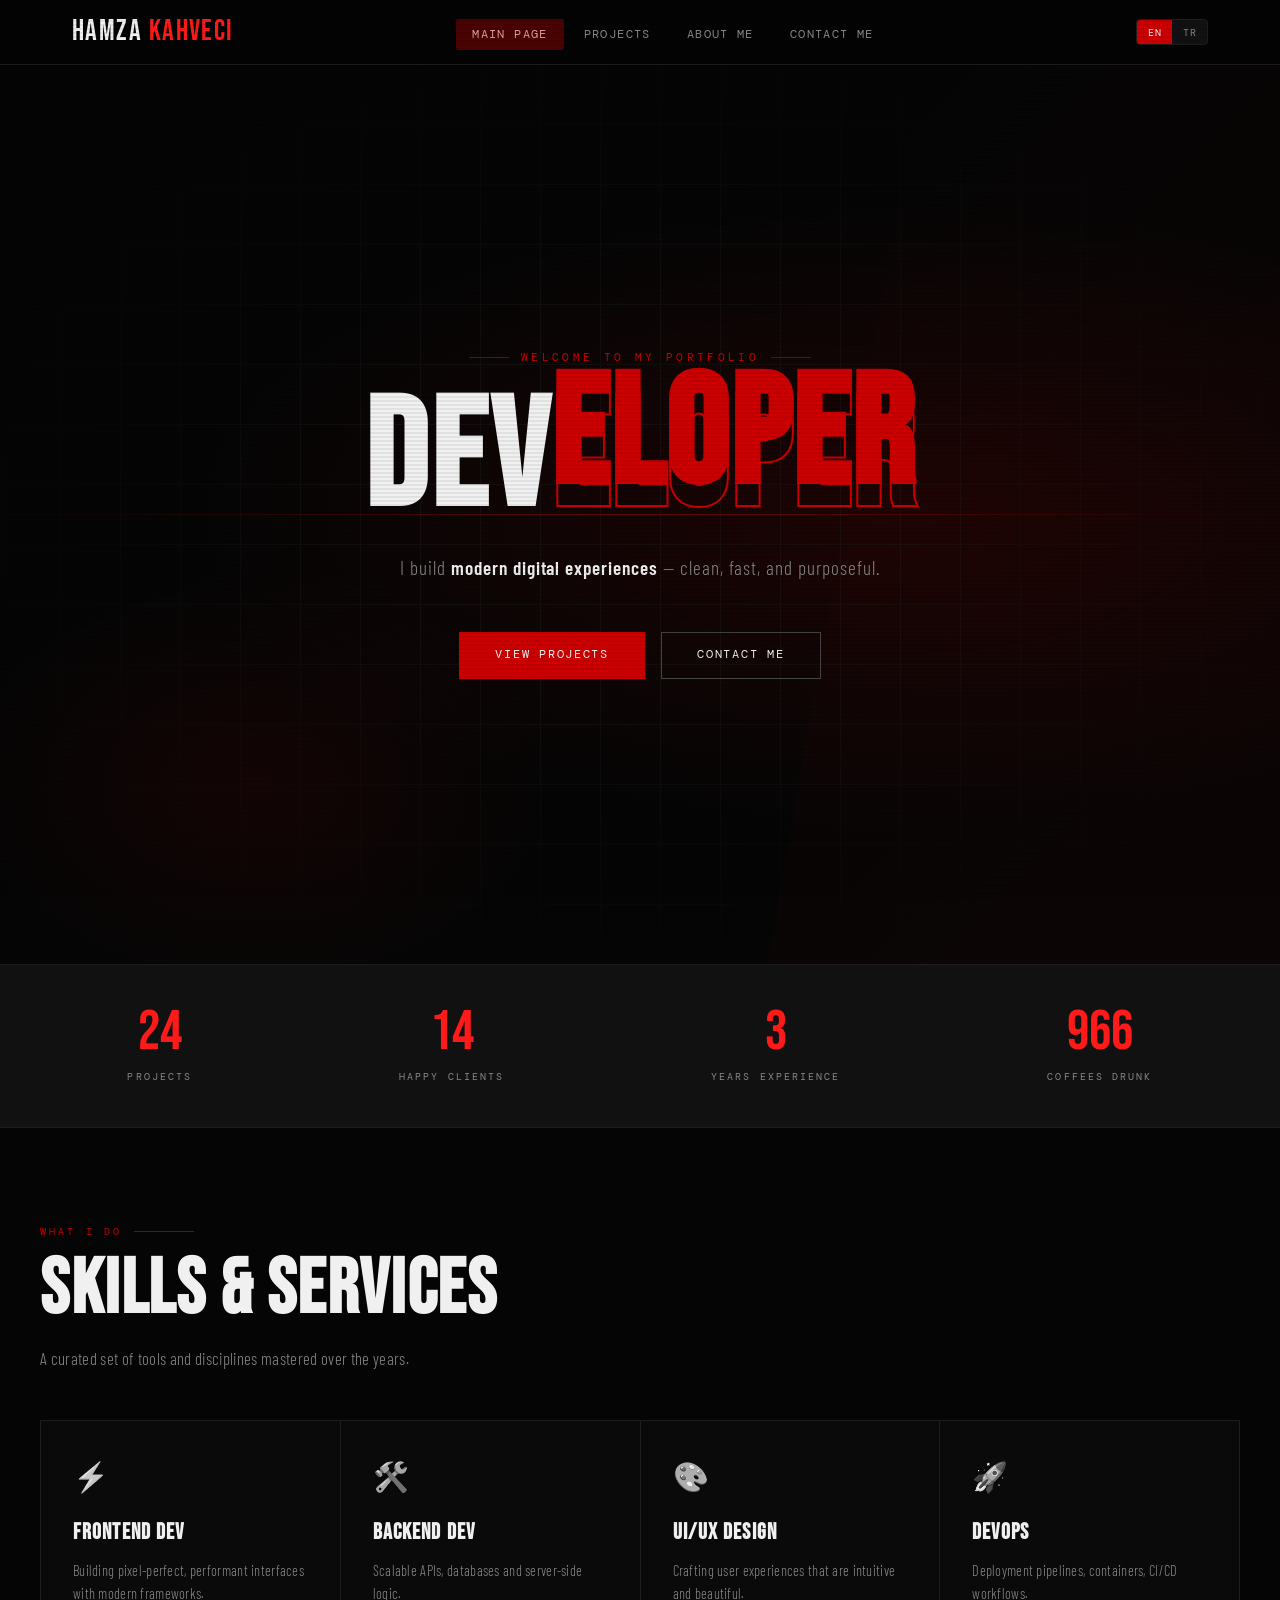
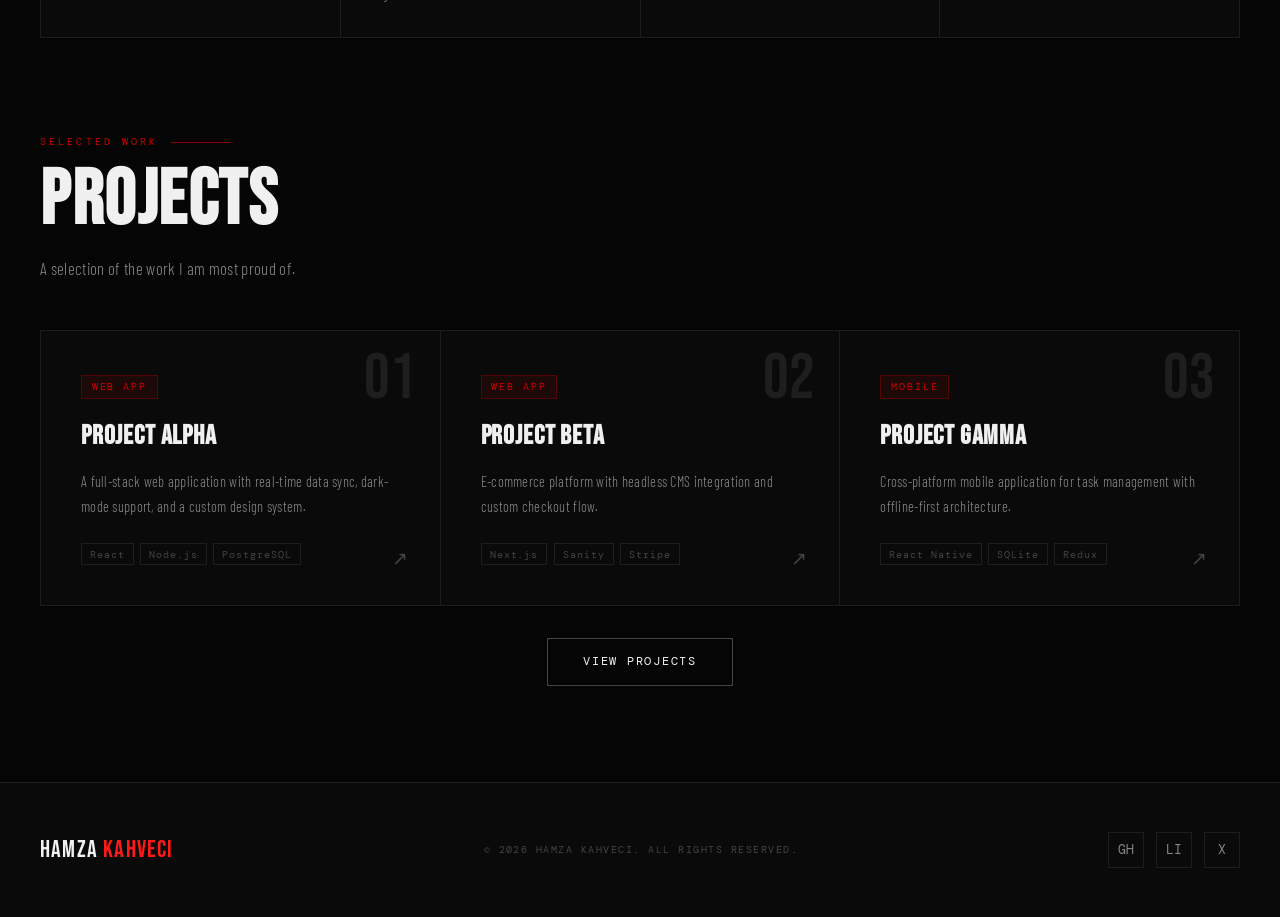
<file: index.html>
<!DOCTYPE html>
<html lang="en">
<head>
  <meta charset="UTF-8" />
  <meta name="viewport" content="width=device-width, initial-scale=1.0" />
  <meta name="description" content="Personal portfolio – showcasing my projects, skills, and experience as a full-stack developer." />
  <meta name="keywords" content="portfolio, developer, web development, full-stack, projects, programming" />
  <meta name="author" content="Your Name" />
  <meta property="og:title" content="Hamza Kahveci Portfolio – Full-Stack Developer" />
  <meta property="og:description" content="Developer & Creative – explore my work and get in touch." />
  <meta property="og:type" content="website" />
  <meta property="og:url" content="https://yourwebsite.com/" />
  <meta name="robots" content="index, follow" />
  <link rel="canonical" href="https://yourwebsite.com/" />
  <title>Hamza Kahveci Portfolio – Developer & Creative</title>
  <link rel="stylesheet" href="assets/css/style.css" />
</head>
<body>

  <!-- Page Loader -->
  <div id="pageLoader" class="page-loader" aria-hidden="true">
    <span class="loader-text">Loading</span>
    <div class="loader-bar"><div class="loader-bar-fill"></div></div>
  </div>

  <!-- Custom Cursor -->
  <div id="cursor" aria-hidden="true"></div>
  <div id="cursor-ring" aria-hidden="true"></div>

  <!-- ══ HEADER / NAV ══ -->
  <header role="banner">
    <nav class="navbar" aria-label="Main navigation">
      <a href="index.html" class="nav-logo" aria-label="Portfolio home">Hamza <span>Kahveci</span></a>

      <ul class="nav-links" role="list">
        <li><a href="index.html"           class="nav-link active" data-i18n="nav.home">Main Page</a></li>
        <li><a href="pages/projects.html"  class="nav-link"        data-i18n="nav.projects">Projects</a></li>
        <li><a href="pages/about.html"     class="nav-link"        data-i18n="nav.about">About Me</a></li>
        <li><a href="pages/contact.html"   class="nav-link"        data-i18n="nav.contact">Contact Me</a></li>
      </ul>

      <div class="lang-toggle" role="group" aria-label="Language selector">
        <button class="lang-btn" data-lang="en" aria-label="English">EN</button>
        <button class="lang-btn" data-lang="tr" aria-label="Türkçe">TR</button>
      </div>

      <button class="nav-hamburger" id="navHamburger" aria-label="Open menu" aria-expanded="false">
        <span></span><span></span><span></span>
      </button>
    </nav>
  </header>

  <!-- Mobile Nav -->
  <nav id="mobileNav" class="mobile-nav" aria-label="Mobile navigation">
    <a href="index.html"           class="nav-link" data-i18n="nav.home">Main Page</a>
    <a href="pages/projects.html"  class="nav-link" data-i18n="nav.projects">Projects</a>
    <a href="pages/about.html"     class="nav-link" data-i18n="nav.about">About Me</a>
    <a href="pages/contact.html"   class="nav-link" data-i18n="nav.contact">Contact Me</a>
    <div class="lang-toggle">
      <button class="lang-btn" data-lang="en">EN</button>
      <button class="lang-btn" data-lang="tr">TR</button>
    </div>
  </nav>

  <main class="page-content" id="main-content">

    <!-- ══ HERO ══ -->
    <section class="hero" aria-label="Introduction">
      <div class="hero-bg"></div>
      <div class="hero-grid" aria-hidden="true"></div>
      <div class="hero-diagonal" aria-hidden="true"></div>
      <div class="hero-line" aria-hidden="true"></div>

      <div class="hero-content">
        <p class="hero-eyebrow" data-i18n="hero.eyebrow">Welcome to my portfolio</p>

        <h1 class="hero-title glitch" data-text="DEVELOPER">
          DEV<span class="accent" data-text="ELOPER">ELOPER</span>
        </h1>

        <p class="hero-subtitle" data-i18n="hero.sub">
          I build <strong>modern digital experiences</strong> — clean, fast, and purposeful.
        </p>

        <div class="hero-cta">
          <a href="pages/projects.html" class="btn btn-primary" data-i18n="hero.cta1">View Projects</a>
          <a href="pages/contact.html"  class="btn btn-outline"  data-i18n="hero.cta2">Contact Me</a>
        </div>
      </div>
    </section>

    <!-- ══ STATS STRIP ══ -->
    <div class="stats-strip" aria-label="Statistics">
      <div class="stats-inner">
        <div class="stat-item">
          <span class="stat-number" data-count="32">0</span>
          <span class="stat-label" data-i18n="stat.projects">Projects</span>
        </div>
        <div class="stat-item">
          <span class="stat-number" data-count="18">0</span>
          <span class="stat-label" data-i18n="stat.clients">Happy Clients</span>
        </div>
        <div class="stat-item">
          <span class="stat-number" data-count="5">0</span>
          <span class="stat-label" data-i18n="stat.years">Years Experience</span>
        </div>
        <div class="stat-item">
          <span class="stat-number" data-count="1240">0</span>
          <span class="stat-label" data-i18n="stat.coffees">Coffees Drunk</span>
        </div>
      </div>
    </div>

    <!-- ══ SKILLS ══ -->
    <section aria-labelledby="skills-title">
      <div class="section-inner">
        <p class="section-label reveal" data-i18n="label.skills">What I do</p>
        <h2 class="section-title reveal reveal-delay-1" id="skills-title" data-i18n="title.skills">Skills &amp; Services</h2>
        <p class="section-desc reveal reveal-delay-2" data-i18n="desc.skills">
          A curated set of tools and disciplines I've mastered over the years.
        </p>

        <div class="skills-grid">
          <article class="skill-card reveal reveal-delay-1">
            <div class="skill-icon" aria-hidden="true">⚡</div>
            <h3 data-i18n="skill.1.title">Frontend Dev</h3>
            <p data-i18n="skill.1.desc">Building pixel-perfect, performant interfaces with modern frameworks.</p>
          </article>
          <article class="skill-card reveal reveal-delay-2">
            <div class="skill-icon" aria-hidden="true">🛠️</div>
            <h3 data-i18n="skill.2.title">Backend Dev</h3>
            <p data-i18n="skill.2.desc">Scalable APIs, databases and server-side logic.</p>
          </article>
          <article class="skill-card reveal reveal-delay-3">
            <div class="skill-icon" aria-hidden="true">🎨</div>
            <h3 data-i18n="skill.3.title">UI/UX Design</h3>
            <p data-i18n="skill.3.desc">Crafting user experiences that are intuitive and beautiful.</p>
          </article>
          <article class="skill-card reveal reveal-delay-4">
            <div class="skill-icon" aria-hidden="true">🚀</div>
            <h3 data-i18n="skill.4.title">DevOps</h3>
            <p data-i18n="skill.4.desc">Deployment pipelines, containers, CI/CD workflows.</p>
          </article>
        </div>
      </div>
    </section>

    <!-- ══ FEATURED PROJECTS TEASER ══ -->
    <section style="padding-top:0" aria-labelledby="feat-title">
      <div class="section-inner">
        <p class="section-label reveal" data-i18n="label.projects">Selected work</p>
        <h2 class="section-title reveal reveal-delay-1" id="feat-title" data-i18n="title.projects">Projects</h2>
        <p class="section-desc reveal reveal-delay-2" data-i18n="desc.projects">
          A selection of the work I'm most proud of.
        </p>

        <div class="projects-grid">
          <article class="project-card reveal reveal-delay-1">
            <span class="project-num" aria-hidden="true">01</span>
            <span class="project-tag" data-i18n="proj.tag.web">Web App</span>
            <h3 data-i18n="proj.1.title">Project Alpha</h3>
            <p data-i18n="proj.1.desc">A full-stack web application with real-time data sync, dark-mode support, and a custom design system.</p>
            <div class="project-tech">
              <span class="tech-badge">React</span>
              <span class="tech-badge">Node.js</span>
              <span class="tech-badge">PostgreSQL</span>
            </div>
            <span class="project-arrow" aria-hidden="true">↗</span>
          </article>
          <article class="project-card reveal reveal-delay-2">
            <span class="project-num" aria-hidden="true">02</span>
            <span class="project-tag" data-i18n="proj.tag.web">Web App</span>
            <h3 data-i18n="proj.2.title">Project Beta</h3>
            <p data-i18n="proj.2.desc">E-commerce platform with headless CMS integration and custom checkout flow.</p>
            <div class="project-tech">
              <span class="tech-badge">Next.js</span>
              <span class="tech-badge">Sanity</span>
              <span class="tech-badge">Stripe</span>
            </div>
            <span class="project-arrow" aria-hidden="true">↗</span>
          </article>
          <article class="project-card reveal reveal-delay-3">
            <span class="project-num" aria-hidden="true">03</span>
            <span class="project-tag" data-i18n="proj.tag.mobile">Mobile</span>
            <h3 data-i18n="proj.3.title">Project Gamma</h3>
            <p data-i18n="proj.3.desc">Cross-platform mobile application for task management with offline-first architecture.</p>
            <div class="project-tech">
              <span class="tech-badge">React Native</span>
              <span class="tech-badge">SQLite</span>
              <span class="tech-badge">Redux</span>
            </div>
            <span class="project-arrow" aria-hidden="true">↗</span>
          </article>
        </div>

        <div style="margin-top:2rem; text-align:center;">
          <a href="pages/projects.html" class="btn btn-outline reveal" data-i18n="hero.cta1">View Projects</a>
        </div>
      </div>
    </section>

  </main>

  <!-- ══ FOOTER ══ -->
  <footer role="contentinfo">
    <div class="footer-inner">
      <span class="footer-logo">Hamza <span>Kahveci</span></span>
      <p class="footer-copy" data-i18n="footer.copy">© 2025 Hamza Kahveci Portfolio. All rights reserved.</p>
      <div class="footer-socials" aria-label="Social links">
        <a href="https://www.github.com/gb0u" class="footer-social" aria-label="GitHub">GH</a>
        <a href="#" class="footer-social" aria-label="LinkedIn">LI</a>
        <a href="#" class="footer-social" aria-label="Twitter/X">X</a>
      </div>
    </div>
  </footer>

  <script src="assets/js/jScript.js"></script>
</body>
</html>
</file>
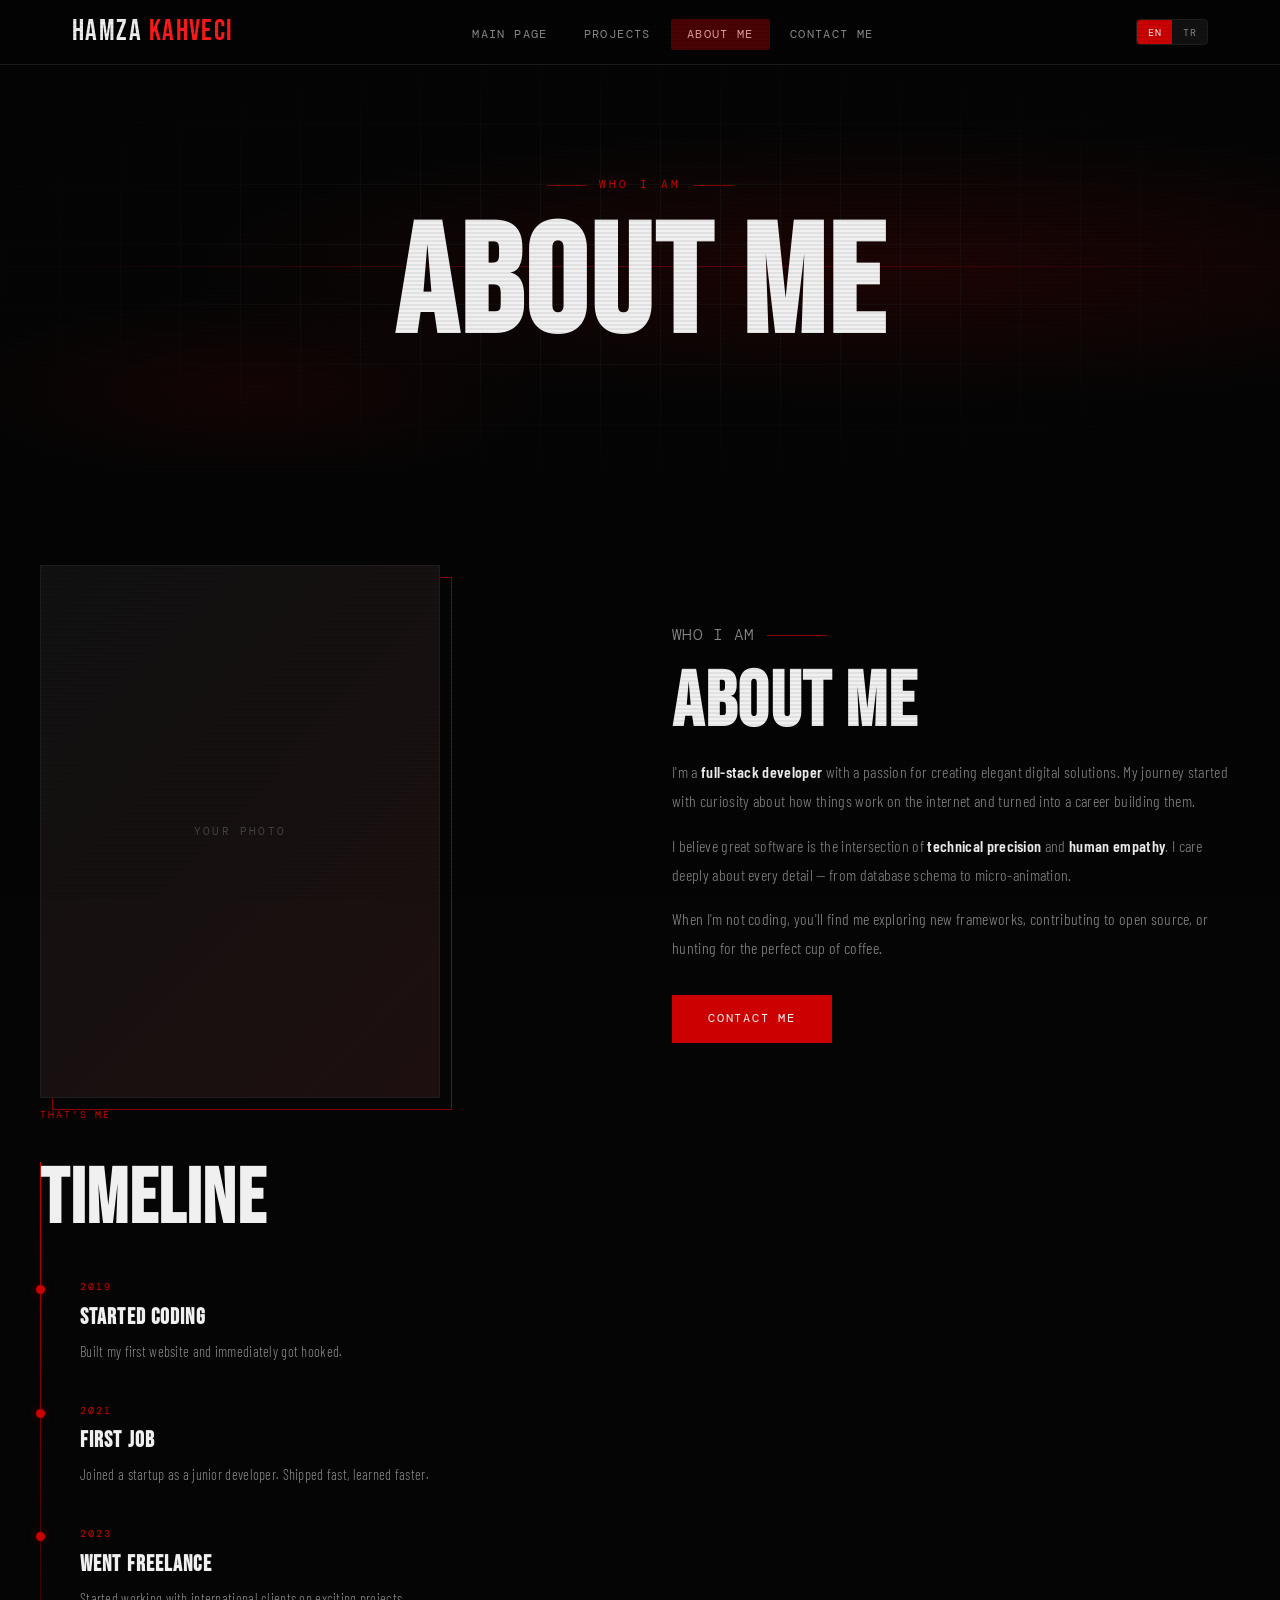
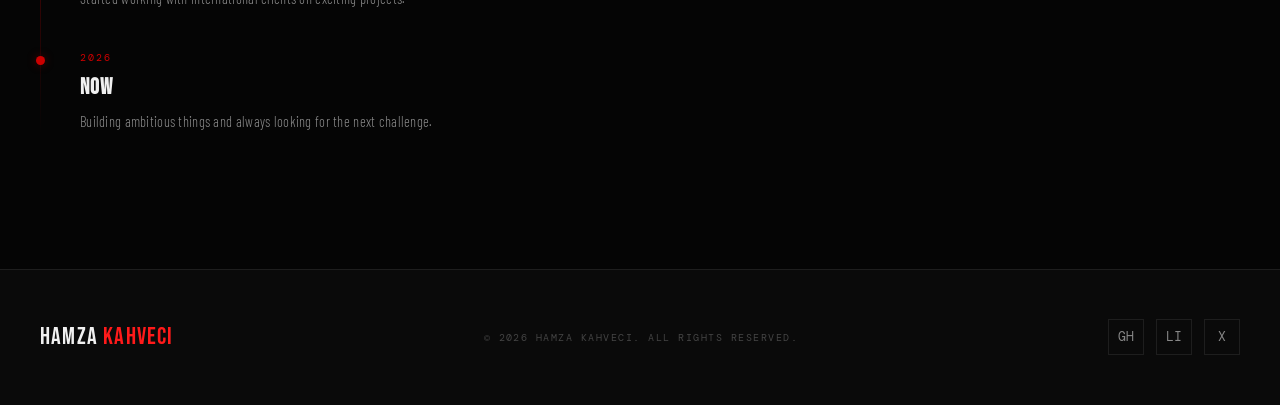
<file: pages/about.html>
<!DOCTYPE html>
<html lang="en">
<head>
  <meta charset="UTF-8" />
  <meta name="viewport" content="width=device-width, initial-scale=1.0" />
  <meta name="description" content="About me – learn more about my background, experience, and journey as a developer." />
  <meta name="keywords" content="about, developer background, experience, journey, web developer" />
  <meta name="author" content="Your Name" />
  <meta property="og:title" content="About Me – Hamza Kahveci Portfolio" />
  <meta property="og:description" content="Learn more about my background, skills, and what drives me." />
  <meta property="og:type" content="website" />
  <meta property="og:url" content="https://yourwebsite.com/pages/about.html" />
  <meta name="robots" content="index, follow" />
  <link rel="canonical" href="https://yourwebsite.com/pages/about.html" />
  <title>About Me – Hamza Kahveci Portfolio</title>
  <link rel="stylesheet" href="../assets/css/style.css" />
</head>
<body>

  <div id="pageLoader" class="page-loader" aria-hidden="true">
    <span class="loader-text">Loading</span>
    <div class="loader-bar"><div class="loader-bar-fill"></div></div>
  </div>

  <div id="cursor" aria-hidden="true"></div>
  <div id="cursor-ring" aria-hidden="true"></div>

  <header role="banner">
    <nav class="navbar" aria-label="Main navigation">
      <a href="../index.html" class="nav-logo" aria-label="Portfolio home">Hamza <span>Kahveci</span></a>

      <ul class="nav-links" role="list">
        <li><a href="../index.html" class="nav-link"        data-i18n="nav.home">Main Page</a></li>
        <li><a href="projects.html" class="nav-link"        data-i18n="nav.projects">Projects</a></li>
        <li><a href="about.html"    class="nav-link active" data-i18n="nav.about">About Me</a></li>
        <li><a href="contact.html"  class="nav-link"        data-i18n="nav.contact">Contact Me</a></li>
      </ul>

      <div class="lang-toggle" role="group" aria-label="Language selector">
        <button class="lang-btn" data-lang="en" aria-label="English">EN</button>
        <button class="lang-btn" data-lang="tr" aria-label="Türkçe">TR</button>
      </div>

      <button class="nav-hamburger" id="navHamburger" aria-label="Open menu">
        <span></span><span></span><span></span>
      </button>
    </nav>
  </header>

  <nav id="mobileNav" class="mobile-nav" aria-label="Mobile navigation">
    <a href="../index.html" class="nav-link" data-i18n="nav.home">Main Page</a>
    <a href="projects.html" class="nav-link" data-i18n="nav.projects">Projects</a>
    <a href="about.html"    class="nav-link" data-i18n="nav.about">About Me</a>
    <a href="contact.html"  class="nav-link" data-i18n="nav.contact">Contact Me</a>
    <div class="lang-toggle">
      <button class="lang-btn" data-lang="en">EN</button>
      <button class="lang-btn" data-lang="tr">TR</button>
    </div>
  </nav>

  <main class="page-content" id="main-content">

    <!-- ══ PAGE HERO ══ -->
    <section class="hero" style="min-height:45vh;" aria-label="About header">
      <div class="hero-bg"></div>
      <div class="hero-grid" aria-hidden="true"></div>
      <div class="hero-line" aria-hidden="true"></div>
      <div class="hero-content">
        <p class="hero-eyebrow" data-i18n="label.about">Who I am</p>
        <h1 class="hero-title glitch" data-text="ABOUT ME" data-i18n="title.about">ABOUT ME</h1>
      </div>
    </section>

    <!-- ══ ABOUT SPLIT ══ -->
    <section aria-label="About me details">
      <div class="section-inner">
        <div class="about-split">

          <!-- Photo column -->
          <div class="about-photo reveal">
            <div class="about-photo-frame">
              <!-- Replace the div below with: <img src="../assets/img/your-photo.jpg" alt="Your Name" /> -->
              <div class="about-photo-placeholder" aria-label="Photo placeholder">YOUR PHOTO</div>
            </div>
            <span class="about-photo-label" data-i18n="about.photo.label">That's me</span>
          </div>

          <!-- Text column -->
          <div class="about-body">
            <p class="section-label reveal" data-i18n="label.about">Who I am</p>
            <h2 class="section-title reveal reveal-delay-1" data-i18n="title.about">About Me</h2>

            <p class="reveal reveal-delay-2" data-i18n="about.p1">
              I'm a <strong>full-stack developer</strong> with a passion for creating elegant digital solutions. My journey started with curiosity about how things work on the internet and turned into a career building them.
            </p>
            <p class="reveal reveal-delay-3" data-i18n="about.p2">
              I believe great software is the intersection of <strong>technical precision</strong> and <strong>human empathy</strong>. I care deeply about every detail — from database schema to micro-animation.
            </p>
            <p class="reveal reveal-delay-4" data-i18n="about.p3">
              When I'm not coding, you'll find me exploring new frameworks, contributing to open source, or hunting for the perfect cup of coffee.
            </p>

            <div style="margin-top:2rem;" class="reveal">
              <a href="contact.html" class="btn btn-primary" data-i18n="nav.contact">Contact Me</a>
            </div>
          </div>
        </div>

        <!-- Timeline -->
        <div class="timeline" aria-label="Career timeline">
          <h2 class="section-title reveal" style="margin-bottom:2.5rem;">Timeline</h2>

          <div class="timeline-item reveal">
            <p class="timeline-year" data-i18n="tl.1.year">2019</p>
            <h3 class="timeline-title" data-i18n="tl.1.title">Started coding</h3>
            <p class="timeline-desc" data-i18n="tl.1.desc">Built my first website and immediately got hooked.</p>
          </div>

          <div class="timeline-item reveal reveal-delay-1">
            <p class="timeline-year" data-i18n="tl.2.year">2021</p>
            <h3 class="timeline-title" data-i18n="tl.2.title">First job</h3>
            <p class="timeline-desc" data-i18n="tl.2.desc">Joined a startup as a junior developer. Shipped fast, learned faster.</p>
          </div>

          <div class="timeline-item reveal reveal-delay-2">
            <p class="timeline-year" data-i18n="tl.3.year">2023</p>
            <h3 class="timeline-title" data-i18n="tl.3.title">Went freelance</h3>
            <p class="timeline-desc" data-i18n="tl.3.desc">Started working with international clients on exciting projects.</p>
          </div>

          <div class="timeline-item reveal reveal-delay-3">
            <p class="timeline-year" data-i18n="tl.4.year">2025</p>
            <h3 class="timeline-title" data-i18n="tl.4.title">Now</h3>
            <p class="timeline-desc" data-i18n="tl.4.desc">Building ambitious things and always looking for the next challenge.</p>
          </div>
        </div>

      </div>
    </section>

  </main>

  <footer role="contentinfo">
    <div class="footer-inner">
      <span class="footer-logo">Hamza <span>Kahveci</span></span>
      <p class="footer-copy" data-i18n="footer.copy">© 2025 Hamza Kahveci Portfolio. All rights reserved.</p>
      <div class="footer-socials" aria-label="Social links">
        <a href="github.com/gb0u" class="footer-social" aria-label="GitHub">GH</a>
        <a href="#" class="footer-social" aria-label="LinkedIn">LI</a>
        <a href="#" class="footer-social" aria-label="Twitter/X">X</a>
      </div>
    </div>
  </footer>

  <script src="../assets/js/jScript.js"></script>
</body>
</html>
</file>
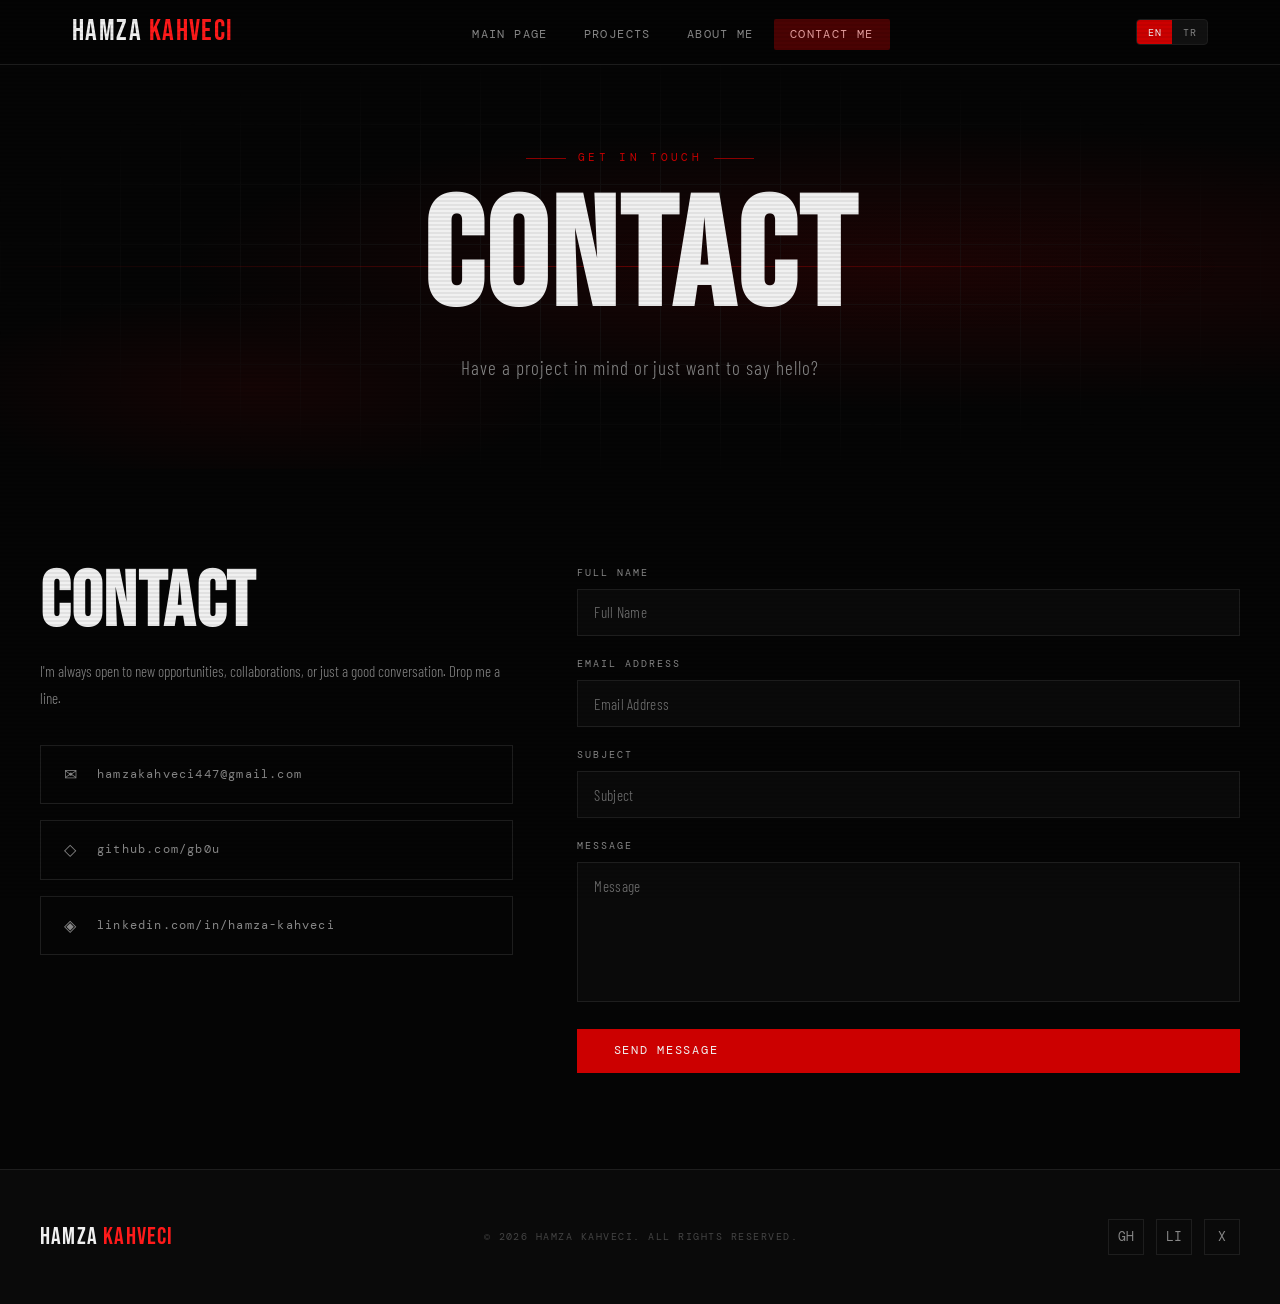
<file: pages/contact.html>
<!DOCTYPE html>
<html lang="en">
<head>
  <meta charset="UTF-8" />
  <meta name="viewport" content="width=device-width, initial-scale=1.0" />
  <meta name="description" content="Contact me – reach out for collaborations, projects, or just to say hello." />
  <meta name="keywords" content="contact, hire developer, collaboration, portfolio contact, email" />
  <meta name="author" content="Hamza Kahveci" />
  <meta property="og:title" content="Contact – My Portfolio" />
  <meta property="og:description" content="Get in touch for projects, collaborations, or questions." />
  <meta property="og:type" content="website" />
  <meta property="og:url" content="gb0u.github.io/web-portfolio-hamza-kahveci/pages/contact.html" />
  <meta name="robots" content="index, follow" />
  <link rel="canonical" href="gb0u.github.io/web-portfolio-hamza-kahveci/pages/contact.html" />
  <title>Contact – My Portfolio</title>
  <link rel="stylesheet" href="../assets/css/style.css" />
</head>
<body>

  <div id="pageLoader" class="page-loader" aria-hidden="true">
    <span class="loader-text">Loading</span>
    <div class="loader-bar"><div class="loader-bar-fill"></div></div>
  </div>

  <div id="cursor" aria-hidden="true"></div>
  <div id="cursor-ring" aria-hidden="true"></div>

  <header role="banner">
    <nav class="navbar" aria-label="Main navigation">
      <a href="../index.html" class="nav-logo" aria-label="Portfolio home">HAMZA <span>KAHVECI</span></a>

      <ul class="nav-links" role="list">
        <li><a href="../index.html" class="nav-link"        data-i18n="nav.home">Main Page</a></li>
        <li><a href="projects.html" class="nav-link"        data-i18n="nav.projects">Projects</a></li>
        <li><a href="about.html"    class="nav-link"        data-i18n="nav.about">About Me</a></li>
        <li><a href="contact.html"  class="nav-link active" data-i18n="nav.contact">Contact Me</a></li>
      </ul>

      <div class="lang-toggle" role="group" aria-label="Language selector">
        <button class="lang-btn" data-lang="en" aria-label="English">EN</button>
        <button class="lang-btn" data-lang="tr" aria-label="Türkçe">TR</button>
      </div>

      <button class="nav-hamburger" id="navHamburger" aria-label="Open menu">
        <span></span><span></span><span></span>
      </button>
    </nav>
  </header>

  <nav id="mobileNav" class="mobile-nav" aria-label="Mobile navigation">
    <a href="../index.html" class="nav-link" data-i18n="nav.home">Main Page</a>
    <a href="projects.html" class="nav-link" data-i18n="nav.projects">Projects</a>
    <a href="about.html"    class="nav-link" data-i18n="nav.about">About Me</a>
    <a href="contact.html"  class="nav-link" data-i18n="nav.contact">Contact Me</a>
    <div class="lang-toggle">
      <button class="lang-btn" data-lang="en">EN</button>
      <button class="lang-btn" data-lang="tr">TR</button>
    </div>
  </nav>

  <main class="page-content" id="main-content">

    <!-- ══ PAGE HERO ══ -->
    <section class="hero" style="min-height:45vh;" aria-label="Contact header">
      <div class="hero-bg"></div>
      <div class="hero-grid" aria-hidden="true"></div>
      <div class="hero-line" aria-hidden="true"></div>
      <div class="hero-content">
        <p class="hero-eyebrow" data-i18n="label.contact">Get in touch</p>
        <h1 class="hero-title glitch" data-text="CONTACT" data-i18n="title.contact">CONTACT</h1>
        <p class="hero-subtitle" data-i18n="desc.contact">Have a project in mind or just want to say hello?</p>
      </div>
    </section>

    <!-- ══ CONTACT CONTENT ══ -->
    <section aria-label="Contact information and form">
      <div class="section-inner">
        <div class="contact-grid">

          <!-- Info column -->
          <div class="contact-info reveal">
            <h2 class="section-title" data-i18n="title.contact">Contact</h2>
            <p data-i18n="contact.p">
              I'm always open to new opportunities, collaborations, or just a good conversation. Drop me a line.
            </p>

            <div class="contact-links" role="list">
              <a href="mailto:hamzakahveci447@gmail.com" class="contact-link" role="listitem" aria-label="Email">
                <span class="contact-link-icon" aria-hidden="true">✉</span>
                <span data-i18n="contact.email">hamzakahveci447@gmail.com</span>
              </a>
              <a href="https://github.com/gb0u" target="_blank" rel="noopener noreferrer" class="contact-link" role="listitem" aria-label="GitHub">
                <span class="contact-link-icon" aria-hidden="true">◇</span>
                <span data-i18n="contact.github">github.com/gb0u</span>
              </a>
              <a href="https://www.linkedin.com/in/hamza-kahveci-b016393a2/" target="_blank" rel="noopener noreferrer" class="contact-link" role="listitem" aria-label="LinkedIn">
                <span class="contact-link-icon" aria-hidden="true">◈</span>
                <span data-i18n="contact.linkedin">https://www.linkedin.com/in/hamza-kahveci-b016393a2/</span>
              </a>
            </div>
          </div>

          <!-- Form column -->
          <div class="reveal reveal-delay-2">
            <form class="contact-form" id="contactForm" novalidate aria-label="Contact form">

              <div class="form-group">
                <label for="inputName" data-i18n="form.name">Full Name</label>
                <input
                  type="text"
                  id="inputName"
                  name="name"
                  autocomplete="name"
                  required
                  data-i18n-placeholder="form.name"
                  placeholder="Full Name"
                />
              </div>

              <div class="form-group">
                <label for="inputEmail" data-i18n="form.email">Email Address</label>
                <input
                  type="email"
                  id="inputEmail"
                  name="email"
                  autocomplete="email"
                  required
                  data-i18n-placeholder="form.email"
                  placeholder="Email Address"
                />
              </div>

              <div class="form-group">
                <label for="inputSubject" data-i18n="form.subject">Subject</label>
                <input
                  type="text"
                  id="inputSubject"
                  name="subject"
                  required
                  data-i18n-placeholder="form.subject"
                  placeholder="Subject"
                />
              </div>

              <div class="form-group">
                <label for="inputMessage" data-i18n="form.message">Message</label>
                <textarea
                  id="inputMessage"
                  name="message"
                  required
                  data-i18n-placeholder="form.message"
                  placeholder="Message"
                ></textarea>
              </div>

              <div id="formMsg" class="form-msg" role="status" aria-live="polite"></div>

              <button type="submit" class="btn btn-primary pulse-red" data-i18n="form.send">
                Send Message
              </button>

            </form>
          </div>

        </div>
      </div>
    </section>

  </main>

  <footer role="contentinfo">
    <div class="footer-inner">
      <span class="footer-logo">HAMZA <span>KAHVECI</span></span>
      <p class="footer-copy" data-i18n="footer.copy">© 2026 My Portfolio. All rights reserved.</p>
      <div class="footer-socials" aria-label="Social links">
        <a href="https://www.github.com/gb0u" class="footer-social" aria-label="GitHub">GH</a>
        <a href="#" class="footer-social" aria-label="LinkedIn">LI</a>
        <a href="#" class="footer-social" aria-label="Twitter/X">X</a>
      </div>
    </div>
  </footer>

  <script src="../assets/js/jScript.js"></script>
</body>
</html>
</file>
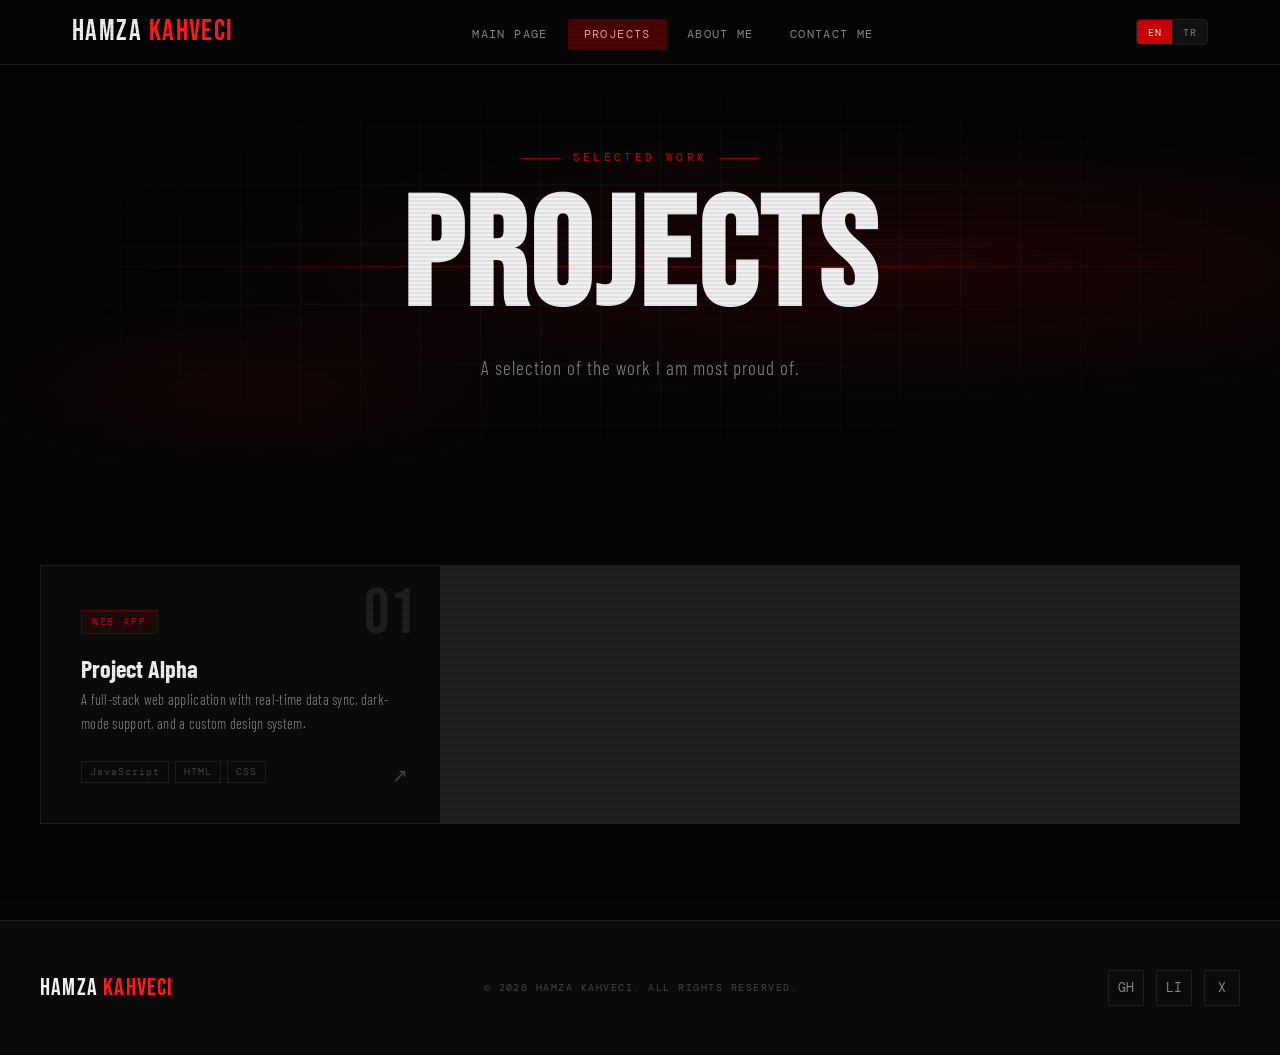
<file: pages/projects.html>
<!DOCTYPE html>
<html lang="en">
<head>
  <meta charset="UTF-8" />
  <meta name="viewport" content="width=device-width, initial-scale=1.0" />
  <meta name="description" content="Projects – a showcase of web apps, mobile apps, and design work by Your Name." />
  <meta name="keywords" content="projects, portfolio, web app, mobile app, developer work" />
  <meta name="author" content="Hamza Kahveci" />
  <meta property="og:title" content="Projects – Hamza Kahveci Portfolio" />
  <meta property="og:description" content="Browse through my selected works in web, mobile, and design." />
  <meta property="og:type" content="website" />
  <meta property="og:url" content="https://gb0u.github.io/web-portfolio-hamza-kahveci/pages/projects.html" />
  <meta name="robots" content="index, follow" />
  <link rel="canonical" href="https://gb0u.github.io/web-portfolio-hamza-kahveci/pages/projects.html" />
  <title>Projects – Hamza Kahveci Portfolio</title>
  <link rel="stylesheet" href="../assets/css/style.css" />
</head>
<body>

  <!-- Page Loader -->
  <div id="pageLoader" class="page-loader" aria-hidden="true">
    <span class="loader-text">Loading</span>
    <div class="loader-bar"><div class="loader-bar-fill"></div></div>
  </div>

  <!-- Custom Cursor -->
  <div id="cursor" aria-hidden="true"></div>
  <div id="cursor-ring" aria-hidden="true"></div>

  <!-- ══ HEADER / NAV ══ -->
  <header role="banner">
    <nav class="navbar" aria-label="Main navigation">
      <a href="../index.html" class="nav-logo" aria-label="Portfolio home">Hamza <span>Kahveci</span></a>

      <ul class="nav-links" role="list">
        <li><a href="../index.html"       class="nav-link"        data-i18n="nav.home">Main Page</a></li>
        <li><a href="projects.html"       class="nav-link active" data-i18n="nav.projects">Projects</a></li>
        <li><a href="about.html"          class="nav-link"        data-i18n="nav.about">About Me</a></li>
        <li><a href="contact.html"        class="nav-link"        data-i18n="nav.contact">Contact Me</a></li>
      </ul>

      <div class="lang-toggle" role="group" aria-label="Language selector">
        <button class="lang-btn" data-lang="en" aria-label="English">EN</button>
        <button class="lang-btn" data-lang="tr" aria-label="Türkçe">TR</button>
      </div>

      <button class="nav-hamburger" id="navHamburger" aria-label="Open menu">
        <span></span><span></span><span></span>
      </button>
    </nav>
  </header>

  <nav id="mobileNav" class="mobile-nav" aria-label="Mobile navigation">
    <a href="../index.html" class="nav-link" data-i18n="nav.home">Main Page</a>
    <a href="projects.html" class="nav-link" data-i18n="nav.projects">Projects</a>
    <a href="about.html"    class="nav-link" data-i18n="nav.about">About Me</a>
    <a href="contact.html"  class="nav-link" data-i18n="nav.contact">Contact Me</a>
    <div class="lang-toggle">
      <button class="lang-btn" data-lang="en">EN</button>
      <button class="lang-btn" data-lang="tr">TR</button>
    </div>
  </nav>

  <main class="page-content" id="main-content">

    <!-- ══ PAGE HERO ══ -->
    <section class="hero" style="min-height:45vh;" aria-label="Projects header">
      <div class="hero-bg"></div>
      <div class="hero-grid" aria-hidden="true"></div>
      <div class="hero-line" aria-hidden="true"></div>
      <div class="hero-content">
        <p class="hero-eyebrow" data-i18n="label.projects">Selected work</p>
        <h1 class="hero-title glitch" data-text="PROJECTS" data-i18n="title.projects">PROJECTS</h1>
        <p class="hero-subtitle" data-i18n="desc.projects">A selection of the work I'm most proud of.</p>
      </div>
    </section>

    <!-- ══ ALL PROJECTS ══ -->
    <section aria-label="All projects">
      <div class="section-inner">
        <div class="projects-grid">

          <article class="project-card reveal">
            <span class="project-num" aria-hidden="true">01</span>
            <span class="project-tag" data-i18n="proj.tag.web">Web App</span>
            <h2 data-i18n="proj.1.title">This Website Itself</h2>
            <p data-i18n="proj.1.desc">A custom made portfolio website with ease of access in mind.</p>
            <div class="project-tech">
              <span class="tech-badge">JavaScript</span>
              <span class="tech-badge">HTML</span>
              <span class="tech-badge">CSS</span>
            </div>
            <span class="project-arrow" aria-hidden="true">↗</span>
          </article>
          
        </div>
      </div>
    </section>

  </main>

  <footer role="contentinfo">
    <div class="footer-inner">
      <span class="footer-logo">Hamza <span>Kahveci</span></span>
      <p class="footer-copy" data-i18n="footer.copy">© 2026 Hamza Kahveci Portfolio. All rights reserved.</p>
      <div class="footer-socials" aria-label="Social links">
        <a href="https://www.github.com/gb0u" class="footer-social" aria-label="GitHub">GH</a>
        <a href="#" class="footer-social" aria-label="LinkedIn">LI</a>
        <a href="#" class="footer-social" aria-label="Twitter/X">X</a>
      </div>
    </div>
  </footer>

  <script src="../assets/js/jScript.js"></script>
</body>
</html>
</file>
<file: assets/css/style.css>
/* ============================================
   PORTFOLIO - BLACK & RED INDUSTRIAL THEME
   ============================================ */

@import url('https://fonts.googleapis.com/css2?family=Bebas+Neue&family=DM+Mono:ital,wght@0,300;0,400;0,500;1,300&family=Barlow+Condensed:wght@300;400;600;700;900&display=swap');

/* ── CSS Variables ── */
:root {
  --black:      #050505;
  --deep:       #0a0a0a;
  --surface:    #111111;
  --border:     #1e1e1e;
  --red:        #cc0000;
  --red-bright: #ff1a1a;
  --red-dark:   #8b0000;
  --red-glow:   rgba(204, 0, 0, 0.35);
  --white:      #f0f0f0;
  --grey:       #888888;
  --grey-dim:   #444444;
  --font-display: 'Bebas Neue', sans-serif;
  --font-body:    'Barlow Condensed', sans-serif;
  --font-mono:    'DM Mono', monospace;
  --transition:   0.3s cubic-bezier(0.25, 0.46, 0.45, 0.94);
}

/* ── Reset ── */
*, *::before, *::after { box-sizing: border-box; margin: 0; padding: 0; }
html { scroll-behavior: smooth; font-size: 16px; }
body {
  background-color: var(--black);
  color: var(--white);
  font-family: var(--font-body);
  font-weight: 400;
  line-height: 1.6;
  overflow-x: hidden;
  cursor: none;
}
a { color: inherit; text-decoration: none; }
img { max-width: 100%; display: block; }
ul { list-style: none; }

/* ── Custom Cursor ── */
#cursor {
  position: fixed;
  width: 12px; height: 12px;
  background: var(--red-bright);
  border-radius: 50%;
  pointer-events: none;
  z-index: 9999;
  transform: translate(-50%, -50%);
  transition: width 0.2s ease, height 0.2s ease, opacity 0.3s ease;
  opacity: 0; /* JS reveals on first mousemove */
  box-shadow: 0 0 8px var(--red-glow);
}
#cursor-ring {
  position: fixed;
  width: 36px; height: 36px;
  border: 1px solid var(--red);
  border-radius: 50%;
  pointer-events: none;
  z-index: 9998;
  transform: translate(-50%, -50%);
  transition: width 0.25s ease, height 0.25s ease, opacity 0.3s ease, border-color 0.2s ease;
  opacity: 0; /* JS reveals on first mousemove */
}

/* ── Scan-line Overlay ── */
body::before {
  content: '';
  position: fixed;
  inset: 0;
  background: repeating-linear-gradient(
    0deg,
    transparent,
    transparent 2px,
    rgba(0,0,0,0.06) 2px,
    rgba(0,0,0,0.06) 4px
  );
  pointer-events: none;
  z-index: 9000;
}

/* ── Noise Grain ── */
body::after {
  content: '';
  position: fixed;
  inset: -200%;
  width: 400%; height: 400%;
  background-image: url("data:image/svg+xml,%3Csvg viewBox='0 0 256 256' xmlns='http://www.w3.org/2000/svg'%3E%3Cfilter id='noise'%3E%3CfeTurbulence type='fractalNoise' baseFrequency='0.9' numOctaves='4' stitchTiles='stitch'/%3E%3C/filter%3E%3Crect width='100%25' height='100%25' filter='url(%23noise)' opacity='0.04'/%3E%3C/svg%3E");
  opacity: 0.025;
  pointer-events: none;
  z-index: 8999;
  animation: grain 0.5s steps(1) infinite;
}
@keyframes grain {
  0%   { transform: translate(0,0); }
  20%  { transform: translate(-3%, -5%); }
  40%  { transform: translate(5%, 3%); }
  60%  { transform: translate(-4%, 6%); }
  80%  { transform: translate(3%, -2%); }
  100% { transform: translate(0,0); }
}

/* ── Page Load Animation ── */
.page-loader {
  position: fixed; inset: 0;
  background: var(--black);
  z-index: 10000;
  display: flex; align-items: center; justify-content: center;
  flex-direction: column;
  animation: loaderOut 0.5s 1.4s ease-in forwards;
}
.loader-bar {
  width: 200px; height: 2px;
  background: var(--border);
  margin-top: 16px;
  overflow: hidden;
}
.loader-bar-fill {
  height: 100%;
  background: linear-gradient(90deg, var(--red-dark), var(--red-bright));
  animation: loadFill 1.3s ease-out forwards;
}
.loader-text {
  font-family: var(--font-mono);
  font-size: 0.65rem;
  letter-spacing: 0.2em;
  color: var(--red);
  text-transform: uppercase;
}
@keyframes loadFill { from { width: 0; } to { width: 100%; } }
@keyframes loaderOut { to { opacity: 0; visibility: hidden; } }

/* ── Navigation ── */
header {
  position: fixed;
  top: 0; left: 0; right: 0;
  z-index: 1000;
  background: rgba(5,5,5,0.85);
  backdrop-filter: blur(12px);
  -webkit-backdrop-filter: blur(12px);
  border-bottom: 1px solid var(--border);
  animation: slideDown 0.6s 1.5s ease-out both;
}
@keyframes slideDown { from { transform: translateY(-100%); opacity: 0; } to { transform: none; opacity: 1; } }

nav.navbar {
  max-width: 1200px;
  margin: 0 auto;
  padding: 0 2rem;
  height: 64px;
  display: flex;
  align-items: center;
  justify-content: space-between;
}

.nav-logo {
  font-family: var(--font-display);
  font-size: 1.8rem;
  letter-spacing: 0.05em;
  color: var(--white);
  position: relative;
}
.nav-logo span { color: var(--red-bright); }
.nav-logo::after {
  content: '';
  position: absolute;
  bottom: -2px; left: 0;
  width: 0; height: 2px;
  background: var(--red-bright);
  transition: width var(--transition);
}
.nav-logo:hover::after { width: 100%; }

.nav-links {
  display: flex;
  align-items: center;
  gap: 0.25rem;
}
.nav-links a {
  font-family: var(--font-mono);
  font-size: 0.72rem;
  letter-spacing: 0.12em;
  text-transform: uppercase;
  color: var(--grey);
  padding: 0.5rem 1rem;
  position: relative;
  transition: color var(--transition);
}
.nav-links a::before {
  content: '';
  position: absolute;
  inset: 0;
  background: var(--red-glow);
  transform: scaleX(0);
  transform-origin: left;
  transition: transform var(--transition);
  border-radius: 2px;
}
.nav-links a:hover,
.nav-links a.active { color: var(--white); }
.nav-links a:hover::before,
.nav-links a.active::before { transform: scaleX(1); }

/* Lang toggle */
.lang-toggle {
  display: flex;
  align-items: center;
  gap: 0;
  background: var(--surface);
  border: 1px solid var(--border);
  border-radius: 4px;
  overflow: hidden;
  margin-left: 1.5rem;
}
.lang-toggle button {
  font-family: var(--font-mono);
  font-size: 0.65rem;
  letter-spacing: 0.1em;
  padding: 0.35rem 0.65rem;
  background: none;
  border: none;
  color: var(--grey);
  cursor: pointer;
  transition: background var(--transition), color var(--transition);
}
.lang-toggle button.active {
  background: var(--red);
  color: var(--white);
}
.lang-toggle button:hover:not(.active) {
  background: var(--border);
  color: var(--white);
}

/* Hamburger */
.nav-hamburger {
  display: none;
  flex-direction: column;
  gap: 5px;
  cursor: pointer;
  padding: 4px;
  background: none;
  border: none;
}
.nav-hamburger span {
  display: block;
  width: 24px; height: 2px;
  background: var(--white);
  transition: all 0.3s;
}
.nav-hamburger.open span:nth-child(1) { transform: translateY(7px) rotate(45deg); }
.nav-hamburger.open span:nth-child(2) { opacity: 0; }
.nav-hamburger.open span:nth-child(3) { transform: translateY(-7px) rotate(-45deg); }

/* Mobile nav */
.mobile-nav {
  display: none;
  position: fixed;
  top: 64px; left: 0; right: 0;
  background: rgba(5,5,5,0.97);
  backdrop-filter: blur(12px);
  padding: 2rem;
  border-bottom: 1px solid var(--border);
  z-index: 999;
  flex-direction: column;
  gap: 0.5rem;
}
.mobile-nav a {
  font-family: var(--font-mono);
  font-size: 0.9rem;
  letter-spacing: 0.1em;
  text-transform: uppercase;
  color: var(--grey);
  padding: 0.75rem 0;
  border-bottom: 1px solid var(--border);
  transition: color var(--transition);
}
.mobile-nav a:hover { color: var(--red-bright); }
.mobile-nav .lang-toggle { margin: 1rem 0 0; }
.mobile-nav.open { display: flex; }

/* ── Page Wrapper ── */
.page-content { padding-top: 64px; }

/* ── Hero Section ── */
.hero {
  min-height: 100vh;
  display: flex;
  align-items: center;
  justify-content: center;
  position: relative;
  overflow: hidden;
  padding: 2rem;
}

.hero-bg {
  position: absolute; inset: 0;
  background:
    radial-gradient(ellipse 80% 50% at 70% 50%, rgba(139,0,0,0.18) 0%, transparent 70%),
    radial-gradient(ellipse 40% 40% at 20% 80%, rgba(204,0,0,0.08) 0%, transparent 60%),
    var(--black);
}
.hero-grid {
  position: absolute; inset: 0;
  background-image:
    linear-gradient(var(--border) 1px, transparent 1px),
    linear-gradient(90deg, var(--border) 1px, transparent 1px);
  background-size: 60px 60px;
  mask-image: radial-gradient(ellipse at center, black 30%, transparent 75%);
  opacity: 0.4;
}
.hero-diagonal {
  position: absolute;
  top: 0; right: 0;
  width: 40%; height: 100%;
  background: linear-gradient(135deg, transparent 0%, rgba(204,0,0,0.04) 100%);
  clip-path: polygon(30% 0, 100% 0, 100% 100%, 0% 100%);
}
.hero-line {
  position: absolute;
  left: 0; right: 0;
  height: 1px;
  background: linear-gradient(90deg, transparent, var(--red), transparent);
  opacity: 0.4;
  animation: scanLine 4s ease-in-out infinite;
}
@keyframes scanLine {
  0%, 100% { top: 0%; opacity: 0; }
  10% { opacity: 0.4; }
  90% { opacity: 0.4; }
  100% { top: 100%; opacity: 0; }
}

.hero-content {
  position: relative;
  z-index: 2;
  max-width: 900px;
  text-align: center;
}
.hero-eyebrow {
  font-family: var(--font-mono);
  font-size: 0.7rem;
  letter-spacing: 0.3em;
  text-transform: uppercase;
  color: var(--red);
  margin-bottom: 1.5rem;
  animation: fadeUp 0.6s 1.8s ease-out both;
  display: flex; align-items: center; justify-content: center; gap: 0.75rem;
}
.hero-eyebrow::before, .hero-eyebrow::after {
  content: '';
  display: inline-block;
  width: 40px; height: 1px;
  background: var(--red-dark);
}
.hero-title {
  font-family: var(--font-display);
  font-size: clamp(4rem, 12vw, 10rem);
  line-height: 0.9;
  letter-spacing: 0.02em;
  color: var(--white);
  animation: fadeUp 0.7s 1.9s ease-out both;
}
.hero-title .accent {
  color: transparent;
  -webkit-text-stroke: 2px var(--red);
  text-stroke: 2px var(--red);
  position: relative;
}
.hero-title .accent::after {
  content: attr(data-text);
  position: absolute;
  left: 0; top: 0;
  color: var(--red);
  clip-path: inset(0 100% 0 0);
  animation: revealText 1.2s 2.2s ease-out forwards;
}
@keyframes revealText { to { clip-path: inset(0 0% 0 0); } }

.hero-subtitle {
  font-size: 1.2rem;
  font-weight: 300;
  color: var(--grey);
  margin-top: 1.5rem;
  letter-spacing: 0.05em;
  animation: fadeUp 0.7s 2.1s ease-out both;
}
.hero-subtitle strong { color: var(--white); font-weight: 600; }

.hero-cta {
  display: flex;
  gap: 1rem;
  justify-content: center;
  margin-top: 3rem;
  flex-wrap: wrap;
  animation: fadeUp 0.7s 2.3s ease-out both;
}

@keyframes fadeUp {
  from { opacity: 0; transform: translateY(24px); }
  to   { opacity: 1; transform: translateY(0); }
}

/* ── Buttons ── */
.btn {
  font-family: var(--font-mono);
  font-size: 0.72rem;
  letter-spacing: 0.15em;
  text-transform: uppercase;
  padding: 0.85rem 2.2rem;
  border: 1px solid transparent;
  cursor: pointer;
  position: relative;
  overflow: hidden;
  transition: all var(--transition);
  display: inline-flex; align-items: center; gap: 0.5rem;
}
.btn::before {
  content: '';
  position: absolute;
  inset: 0;
  transform: translateX(-101%);
  transition: transform var(--transition);
}
.btn:hover::before { transform: translateX(0); }

.btn-primary {
  background: var(--red);
  color: var(--white);
  border-color: var(--red);
}
.btn-primary::before { background: var(--red-bright); }
.btn-primary:hover { box-shadow: 0 0 30px var(--red-glow); }

.btn-outline {
  background: transparent;
  color: var(--white);
  border-color: var(--grey-dim);
}
.btn-outline::before { background: var(--surface); }
.btn-outline:hover { border-color: var(--red); }

/* ── Sections ── */
section { padding: 6rem 2rem; }
.section-inner { max-width: 1200px; margin: 0 auto; }

.section-label {
  font-family: var(--font-mono);
  font-size: 0.65rem;
  letter-spacing: 0.3em;
  text-transform: uppercase;
  color: var(--red);
  display: flex; align-items: center; gap: 0.75rem;
  margin-bottom: 0.75rem;
}
.section-label::after {
  content: '';
  flex: 1;
  max-width: 60px;
  height: 1px;
  background: var(--red-dark);
}
.section-title {
  font-family: var(--font-display);
  font-size: clamp(2.5rem, 6vw, 5rem);
  line-height: 1;
  letter-spacing: 0.02em;
  margin-bottom: 1rem;
}
.section-desc {
  font-size: 1.05rem;
  color: var(--grey);
  font-weight: 300;
  max-width: 600px;
  margin-bottom: 3rem;
  letter-spacing: 0.02em;
}

/* ── Skills Grid (Home) ── */
.skills-grid {
  display: grid;
  grid-template-columns: repeat(auto-fill, minmax(260px, 1fr));
  gap: 1px;
  background: var(--border);
  border: 1px solid var(--border);
  margin-top: 3rem;
}
.skill-card {
  background: var(--deep);
  padding: 2rem;
  position: relative;
  overflow: hidden;
  transition: background var(--transition);
}
.skill-card::before {
  content: '';
  position: absolute;
  top: 0; left: 0;
  width: 3px; height: 0;
  background: var(--red);
  transition: height 0.4s ease;
}
.skill-card:hover { background: var(--surface); }
.skill-card:hover::before { height: 100%; }
.skill-card h3 {
  font-family: var(--font-display);
  font-size: 1.4rem;
  letter-spacing: 0.05em;
  margin-bottom: 0.5rem;
  color: var(--white);
}
.skill-card p {
  font-size: 0.9rem;
  color: var(--grey);
  font-weight: 300;
  letter-spacing: 0.02em;
}
.skill-icon {
  font-size: 1.8rem;
  margin-bottom: 1rem;
  filter: grayscale(1);
  transition: filter var(--transition);
}
.skill-card:hover .skill-icon { filter: none; }

/* ── Stats Bar (Home) ── */
.stats-strip {
  background: var(--surface);
  border-top: 1px solid var(--border);
  border-bottom: 1px solid var(--border);
  padding: 2.5rem 2rem;
}
.stats-inner {
  max-width: 1200px;
  margin: 0 auto;
  display: flex;
  justify-content: space-around;
  flex-wrap: wrap;
  gap: 2rem;
}
.stat-item { text-align: center; }
.stat-number {
  font-family: var(--font-display);
  font-size: 3.5rem;
  color: var(--red-bright);
  line-height: 1;
  display: block;
}
.stat-label {
  font-family: var(--font-mono);
  font-size: 0.65rem;
  letter-spacing: 0.2em;
  text-transform: uppercase;
  color: var(--grey);
  margin-top: 0.3rem;
}

/* ── Projects Grid ── */
.projects-grid {
  display: grid;
  grid-template-columns: repeat(auto-fill, minmax(340px, 1fr));
  gap: 1px;
  background: var(--border);
  border: 1px solid var(--border);
}
.project-card {
  background: var(--deep);
  padding: 2.5rem;
  position: relative;
  overflow: hidden;
  transition: background var(--transition);
  cursor: pointer;
}
.project-card::after {
  content: '';
  position: absolute;
  bottom: 0; left: 0; right: 0;
  height: 3px;
  background: linear-gradient(90deg, var(--red-dark), var(--red-bright));
  transform: scaleX(0);
  transform-origin: left;
  transition: transform 0.4s ease;
}
.project-card:hover { background: var(--surface); }
.project-card:hover::after { transform: scaleX(1); }
.project-tag {
  font-family: var(--font-mono);
  font-size: 0.6rem;
  letter-spacing: 0.2em;
  text-transform: uppercase;
  color: var(--red);
  background: rgba(204,0,0,0.1);
  border: 1px solid rgba(204,0,0,0.3);
  padding: 0.2rem 0.6rem;
  display: inline-block;
  margin-bottom: 1rem;
}
.project-num {
  font-family: var(--font-display);
  font-size: 4rem;
  color: var(--border);
  line-height: 1;
  position: absolute;
  top: 1rem; right: 1.5rem;
  transition: color var(--transition);
}
.project-card:hover .project-num { color: rgba(204,0,0,0.15); }
.project-card h3 {
  font-family: var(--font-display);
  font-size: 1.7rem;
  letter-spacing: 0.03em;
  margin-bottom: 0.75rem;
}
.project-card p {
  font-size: 0.9rem;
  color: var(--grey);
  font-weight: 300;
  letter-spacing: 0.02em;
  line-height: 1.7;
}
.project-tech {
  display: flex; flex-wrap: wrap; gap: 0.4rem;
  margin-top: 1.5rem;
}
.tech-badge {
  font-family: var(--font-mono);
  font-size: 0.6rem;
  letter-spacing: 0.1em;
  color: var(--grey-dim);
  border: 1px solid var(--border);
  padding: 0.15rem 0.5rem;
  transition: border-color var(--transition), color var(--transition);
}
.project-card:hover .tech-badge { border-color: var(--grey-dim); color: var(--grey); }
.project-arrow {
  position: absolute;
  bottom: 2rem; right: 2rem;
  font-size: 1.2rem;
  color: var(--grey-dim);
  transition: transform var(--transition), color var(--transition);
}
.project-card:hover .project-arrow { transform: translate(4px, -4px); color: var(--red-bright); }

/* ── About Page ── */
.about-split {
  display: grid;
  grid-template-columns: 1fr 1fr;
  gap: 4rem;
  align-items: center;
}
.about-photo {
  position: relative;
  aspect-ratio: 3/4;
  max-width: 400px;
}
.about-photo-frame {
  position: absolute; inset: 0;
  background: var(--surface);
  border: 1px solid var(--border);
  overflow: hidden;
}
.about-photo-frame img { width: 100%; height: 100%; object-fit: cover; }
.about-photo-placeholder {
  width: 100%; height: 100%;
  background: linear-gradient(135deg, var(--surface) 0%, rgba(139,0,0,0.1) 100%);
  display: flex; align-items: center; justify-content: center;
  font-family: var(--font-mono);
  font-size: 0.7rem;
  letter-spacing: 0.2em;
  color: var(--grey-dim);
  text-transform: uppercase;
}
.about-photo::before {
  content: '';
  position: absolute;
  top: 12px; left: 12px; right: -12px; bottom: -12px;
  border: 1px solid var(--red-dark);
  z-index: -1;
}
.about-photo-label {
  position: absolute;
  bottom: -1.5rem; left: 0;
  font-family: var(--font-mono);
  font-size: 0.6rem;
  letter-spacing: 0.2em;
  color: var(--red);
  text-transform: uppercase;
}
.about-body p {
  font-size: 1rem;
  color: var(--grey);
  font-weight: 300;
  letter-spacing: 0.02em;
  line-height: 1.8;
  margin-bottom: 1rem;
}
.about-body p strong { color: var(--white); font-weight: 600; }

.timeline {
  margin-top: 4rem;
  position: relative;
}
.timeline::before {
  content: '';
  position: absolute;
  left: 0; top: 0; bottom: 0;
  width: 1px;
  background: linear-gradient(to bottom, var(--red), transparent);
}
.timeline-item {
  padding-left: 2.5rem;
  margin-bottom: 2.5rem;
  position: relative;
}
.timeline-item::before {
  content: '';
  position: absolute;
  left: -4px; top: 6px;
  width: 9px; height: 9px;
  background: var(--red);
  border-radius: 50%;
  box-shadow: 0 0 10px var(--red-glow);
}
.timeline-year {
  font-family: var(--font-mono);
  font-size: 0.65rem;
  letter-spacing: 0.2em;
  color: var(--red);
  text-transform: uppercase;
  margin-bottom: 0.25rem;
}
.timeline-title {
  font-family: var(--font-display);
  font-size: 1.4rem;
  letter-spacing: 0.05em;
  margin-bottom: 0.25rem;
}
.timeline-desc {
  font-size: 0.9rem;
  color: var(--grey);
  font-weight: 300;
  letter-spacing: 0.02em;
}

/* ── Contact Page ── */
.contact-grid {
  display: grid;
  grid-template-columns: 1fr 1.4fr;
  gap: 4rem;
  align-items: start;
}
.contact-info h3 {
  font-family: var(--font-display);
  font-size: 1.6rem;
  margin-bottom: 1rem;
}
.contact-info p {
  font-size: 0.95rem;
  color: var(--grey);
  font-weight: 300;
  line-height: 1.8;
  margin-bottom: 2rem;
}
.contact-links { display: flex; flex-direction: column; gap: 1rem; }
.contact-link {
  display: flex; align-items: center; gap: 1rem;
  font-family: var(--font-mono);
  font-size: 0.75rem;
  letter-spacing: 0.1em;
  color: var(--grey);
  padding: 1rem 1.25rem;
  border: 1px solid var(--border);
  transition: all var(--transition);
  position: relative; overflow: hidden;
}
.contact-link::before {
  content: '';
  position: absolute; inset: 0;
  background: rgba(204,0,0,0.06);
  transform: translateX(-100%);
  transition: transform var(--transition);
}
.contact-link:hover::before { transform: translateX(0); }
.contact-link:hover { border-color: var(--red-dark); color: var(--white); }
.contact-link-icon { font-size: 1rem; width: 20px; text-align: center; }

/* Contact Form */
.contact-form { display: flex; flex-direction: column; gap: 1.25rem; }
.form-group { position: relative; }
.form-group label {
  display: block;
  font-family: var(--font-mono);
  font-size: 0.62rem;
  letter-spacing: 0.2em;
  text-transform: uppercase;
  color: var(--grey);
  margin-bottom: 0.5rem;
}
.form-group input,
.form-group textarea {
  width: 100%;
  background: var(--deep);
  border: 1px solid var(--border);
  color: var(--white);
  font-family: var(--font-body);
  font-size: 0.95rem;
  font-weight: 300;
  letter-spacing: 0.02em;
  padding: 0.85rem 1rem;
  transition: border-color var(--transition), box-shadow var(--transition);
  outline: none;
  resize: none;
  cursor: none;
}
.form-group input:focus,
.form-group textarea:focus {
  border-color: var(--red);
  box-shadow: 0 0 0 3px rgba(204,0,0,0.1);
}
.form-group textarea { min-height: 140px; }
.form-msg {
  font-family: var(--font-mono);
  font-size: 0.7rem;
  letter-spacing: 0.1em;
  padding: 0.75rem 1rem;
  display: none;
}
.form-msg.success { color: #4caf50; border: 1px solid rgba(76,175,80,0.3); background: rgba(76,175,80,0.05); }
.form-msg.error   { color: var(--red-bright); border: 1px solid rgba(204,0,0,0.3); background: rgba(204,0,0,0.05); }
.form-msg.visible { display: block; }

/* ── Footer ── */
footer {
  background: var(--deep);
  border-top: 1px solid var(--border);
  padding: 3rem 2rem;
}
.footer-inner {
  max-width: 1200px;
  margin: 0 auto;
  display: flex;
  justify-content: space-between;
  align-items: center;
  flex-wrap: wrap;
  gap: 1.5rem;
}
.footer-logo {
  font-family: var(--font-display);
  font-size: 1.5rem;
  letter-spacing: 0.05em;
}
.footer-logo span { color: var(--red-bright); }
.footer-copy {
  font-family: var(--font-mono);
  font-size: 0.62rem;
  letter-spacing: 0.15em;
  color: var(--grey-dim);
  text-transform: uppercase;
}
.footer-socials { display: flex; gap: 0.75rem; }
.footer-social {
  width: 36px; height: 36px;
  display: flex; align-items: center; justify-content: center;
  border: 1px solid var(--border);
  font-size: 0.8rem;
  color: var(--grey);
  transition: all var(--transition);
  font-family: var(--font-mono);
  letter-spacing: 0;
}
.footer-social:hover { border-color: var(--red); color: var(--red-bright); box-shadow: 0 0 15px var(--red-glow); }

/* ── Reveal animations ── */
.reveal {
  opacity: 0;
  transform: translateY(30px);
  transition: opacity 0.7s ease, transform 0.7s ease;
}
.reveal.visible {
  opacity: 1;
  transform: translateY(0);
}
.reveal-delay-1 { transition-delay: 0.1s; }
.reveal-delay-2 { transition-delay: 0.2s; }
.reveal-delay-3 { transition-delay: 0.3s; }
.reveal-delay-4 { transition-delay: 0.4s; }

/* ── Glitch text effect ── */
.glitch {
  position: relative;
}
.glitch::before, .glitch::after {
  content: attr(data-text);
  position: absolute;
  top: 0; left: 0;
  opacity: 0;
}
.glitch:hover::before {
  opacity: 0.7;
  color: var(--red-bright);
  clip-path: polygon(0 30%, 100% 30%, 100% 50%, 0 50%);
  transform: translateX(-3px);
  animation: glitch1 0.3s infinite;
}
.glitch:hover::after {
  opacity: 0.5;
  color: #00ffff;
  clip-path: polygon(0 60%, 100% 60%, 100% 75%, 0 75%);
  transform: translateX(3px);
  animation: glitch2 0.3s infinite;
}
@keyframes glitch1 {
  0%, 100% { transform: translateX(-3px); }
  50% { transform: translateX(3px); }
}
@keyframes glitch2 {
  0%, 100% { transform: translateX(3px); }
  50% { transform: translateX(-3px); }
}

/* ── Red glow pulse ── */
.pulse-red {
  animation: pulseRed 2s ease-in-out infinite;
}
@keyframes pulseRed {
  0%, 100% { box-shadow: 0 0 0 0 rgba(204,0,0,0.4); }
  50% { box-shadow: 0 0 0 8px rgba(204,0,0,0); }
}

/* ── Active nav highlight ── */
.nav-links a.active {
  color: var(--white);
}

/* ── Responsive ── */
@media (max-width: 900px) {
  .nav-links { display: none; }
  .nav-hamburger { display: flex; }
  .about-split, .contact-grid { grid-template-columns: 1fr; }
  .about-photo { max-width: 280px; }
  .projects-grid { grid-template-columns: 1fr; }
}
@media (max-width: 600px) {
  section { padding: 4rem 1.25rem; }
  .hero { padding: 1.25rem; }
  .stats-inner { gap: 1rem; }
  .stat-number { font-size: 2.5rem; }
}

/* ── Scrollbar ── */
::-webkit-scrollbar { width: 5px; }
::-webkit-scrollbar-track { background: var(--black); }
::-webkit-scrollbar-thumb { background: var(--red-dark); border-radius: 0; }
::-webkit-scrollbar-thumb:hover { background: var(--red); }

/* ── Selection ── */
::selection { background: rgba(204,0,0,0.4); color: var(--white); }
</file>
